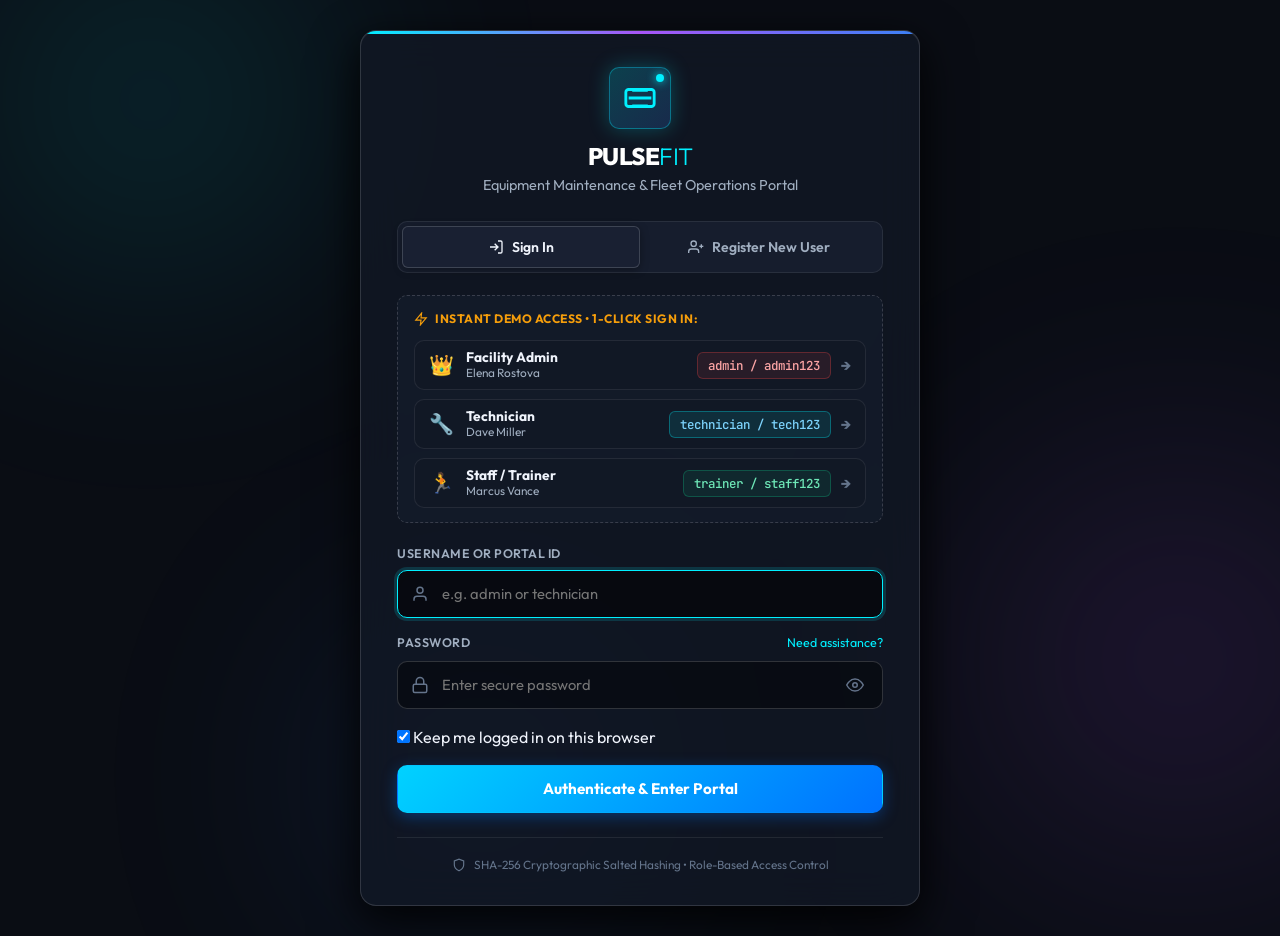
<file: src/main/resources/web/index.html>
<!DOCTYPE html>
<html lang="en">
<head>
    <meta charset="UTF-8">
    <meta name="viewport" content="width=device-width, initial-scale=1.0">
    <meta name="description" content="Puppet-Provisioned Fitness Equipment Maintenance Portal - Enterprise grade incident intake, role-based repair triage, and operational analytics dashboard.">
    <title>PulseFit | Fitness Equipment Maintenance Portal</title>
    <link rel="preconnect" href="https://fonts.googleapis.com">
    <link rel="preconnect" href="https://fonts.gstatic.com" crossorigin>
    <link href="https://fonts.googleapis.com/css2?family=Outfit:wght@300;400;500;600;700;800&family=JetBrains+Mono:wght@400;500;600&display=swap" rel="stylesheet">
    <link rel="stylesheet" href="css/styles.css">
</head>
<body class="dark-theme">
    <!-- Background Animated Gradient Orbs -->
    <div class="ambient-glow orb-1"></div>
    <div class="ambient-glow orb-2"></div>
    <div class="ambient-glow orb-3"></div>

    <div class="app-layout">
        <!-- Top Navigation Bar -->
        <header class="app-header" id="appHeader">
            <div class="header-brand">
                <div class="brand-icon-wrapper">
                    <svg class="brand-icon" viewBox="0 0 24 24" fill="none" stroke="currentColor" stroke-width="2">
                        <path d="M6.5 6.5h11M6.5 17.5h11M4 12h16M2 8v8a2 2 0 002 2h16a2 2 0 002-2V8a2 2 0 00-2-2H4a2 2 0 00-2 2z"/>
                    </svg>
                    <span class="brand-pulse"></span>
                </div>
                <div class="brand-text">
                    <h1 class="brand-title">PULSE<span>FIT</span></h1>
                    <span class="brand-subtitle">Equipment Maintenance Portal</span>
                </div>
            </div>

            <!-- Role Selector & System Status Indicator -->
            <div class="header-controls">
                <div class="status-chip" id="systemStatusChip" title="Live Health Diagnostics">
                    <span class="status-dot"></span>
                    <span id="systemStatusText">System: Operational</span>
                </div>

                <!-- Active Role Selector -->
                <div class="role-selector-container">
                    <label for="currentRoleSelector" class="role-label">Active Role:</label>
                    <div class="custom-select-wrapper">
                        <select id="currentRoleSelector" class="role-select">
                            <option value="STAFF" selected>Gym Floor Staff / Trainer</option>
                            <option value="TECH">Maintenance Technician</option>
                            <option value="ADMIN">Facility Operations Manager (Admin)</option>
                        </select>
                    </div>
                </div>

                <!-- User Profile Capsule & Sign Out -->
                <div class="user-profile-capsule" id="headerUserProfile">
                    <span class="user-avatar-circle role-admin" id="headerUserAvatar">ER</span>
                    <div class="user-capsule-meta">
                        <span class="user-capsule-name" id="headerUserName">Elena Rostova</span>
                        <span class="user-capsule-role role-admin" id="headerUserRoleBadge">ADMIN</span>
                    </div>
                    <button class="btn-signout" id="btnHeaderSignout" title="Sign out of portal">
                        <svg viewBox="0 0 24 24" width="16" height="16" fill="none" stroke="currentColor" stroke-width="2">
                            <path d="M9 21H5a2 2 0 0 1-2-2V5a2 2 0 0 1 2-2h4"></path>
                            <polyline points="16 17 21 12 16 7"></polyline>
                            <line x1="21" y1="12" x2="9" y2="12"></line>
                        </svg>
                    </button>
                </div>

                <button class="btn btn-primary" id="btnOpenCreateModal">
                    <svg viewBox="0 0 24 24" width="16" height="16" stroke="currentColor" stroke-width="2" fill="none">
                        <line x1="12" y1="5" x2="12" y2="19"></line>
                        <line x1="5" y1="12" x2="19" y2="12"></line>
                    </svg>
                    <span>Report Incident</span>
                </button>
            </div>
        </header>

        <!-- Main Workspace -->
        <main class="main-content" id="mainContainer">
            <!-- Executive KPI Analytics Grid -->
            <section class="dashboard-section" id="kpiDashboardSection" aria-label="Executive KPI Overview">
                <div class="section-header">
                    <div>
                        <h2 class="section-title">Operational Health Dashboard</h2>
                        <p class="section-desc">Real-time telemetry across cardio, strength, and functional equipment zones.</p>
                    </div>
                    <div class="dashboard-actions">
                        <button class="btn btn-secondary btn-sm" id="btnRefreshData" title="Reload Records">
                            <svg viewBox="0 0 24 24" width="14" height="14" stroke="currentColor" stroke-width="2" fill="none">
                                <path d="M23 4v6h-6M1 20v-6h6"></path>
                                <path d="M3.51 9a9 9 0 0114.85-3.36L23 10M1 14l4.64 4.36A9 9 0 0020.49 15"></path>
                            </svg>
                            Refresh
                        </button>
                        <button class="btn btn-ghost btn-sm" id="btnResetSeed" title="Reset Default Test Data">
                            Reset Seed
                        </button>
                    </div>
                </div>

                <div class="kpi-grid">
                    <div class="kpi-card glass-panel" id="kpiTotal">
                        <div class="kpi-icon-box blue">
                            <svg viewBox="0 0 24 24" fill="none" stroke="currentColor" stroke-width="2">
                                <rect x="2" y="7" width="20" height="14" rx="2" ry="2"></rect>
                                <path d="M16 21V5a2 2 0 00-2-2h-4a2 2 0 00-2 2v16"></path>
                            </svg>
                        </div>
                        <div class="kpi-body">
                            <span class="kpi-title">Tracked Incidents</span>
                            <span class="kpi-value" id="kpiTotalValue">0</span>
                        </div>
                        <span class="kpi-badge neutral">Fleet Assets</span>
                    </div>

                    <div class="kpi-card glass-panel" id="kpiOpen">
                        <div class="kpi-icon-box amber">
                            <svg viewBox="0 0 24 24" fill="none" stroke="currentColor" stroke-width="2">
                                <circle cx="12" cy="12" r="10"></circle>
                                <line x1="12" y1="8" x2="12" y2="12"></line>
                                <line x1="12" y1="16" x2="12.01" y2="16"></line>
                            </svg>
                        </div>
                        <div class="kpi-body">
                            <span class="kpi-title">Open & Triaged</span>
                            <span class="kpi-value text-amber" id="kpiOpenValue">0</span>
                        </div>
                        <span class="kpi-badge amber">Awaiting Tech</span>
                    </div>

                    <div class="kpi-card glass-panel" id="kpiInProgress">
                        <div class="kpi-icon-box purple">
                            <svg viewBox="0 0 24 24" fill="none" stroke="currentColor" stroke-width="2">
                                <circle cx="12" cy="12" r="3"></circle>
                                <path d="M19.4 15a1.65 1.65 0 00.33 1.82l.06.06a2 2 0 010 2.83 2 2 0 01-2.83 0l-.06-.06a1.65 1.65 0 00-1.82-.33 1.65 1.65 0 00-1 1.51V21a2 2 0 01-2 2 2 2 0 01-2-2v-.09A1.65 1.65 0 009 19.4a1.65 1.65 0 00-1.82.33l-.06.06a2 2 0 01-2.83 0 2 2 0 010-2.83l.06-.06a1.65 1.65 0 00.33-1.82 1.65 1.65 0 00-1.51-1H3a2 2 0 01-2-2 2 2 0 012-2h.09A1.65 1.65 0 004.6 9a1.65 1.65 0 00-.33-1.82l-.06-.06a2 2 0 010-2.83 2 2 0 012.83 0l.06.06a1.65 1.65 0 001.82.33H9a1.65 1.65 0 001-1.51V3a2 2 0 012-2 2 2 0 012 2v.09a1.65 1.65 0 001 1.51 1.65 1.65 0 001.82-.33l.06-.06a2 2 0 012.83 0 2 2 0 010 2.83l-.06.06a1.65 1.65 0 00-.33 1.82V9a1.65 1.65 0 001.51 1H21a2 2 0 012 2 2 2 0 01-2 2h-.09a1.65 1.65 0 00-1.51 1z"></path>
                            </svg>
                        </div>
                        <div class="kpi-body">
                            <span class="kpi-title">Active In Repair</span>
                            <span class="kpi-value text-purple" id="kpiInProgressValue">0</span>
                        </div>
                        <span class="kpi-badge purple">On Bench</span>
                    </div>

                    <div class="kpi-card glass-panel" id="kpiCritical">
                        <div class="kpi-icon-box red">
                            <svg viewBox="0 0 24 24" fill="none" stroke="currentColor" stroke-width="2">
                                <path d="M10.29 3.86L1.82 18a2 2 0 001.71 3h16.94a2 2 0 001.71-3L13.71 3.86a2 2 0 00-3.42 0z"></path>
                                <line x1="12" y1="9" x2="12" y2="13"></line>
                                <line x1="12" y1="17" x2="12.01" y2="17"></line>
                            </svg>
                        </div>
                        <div class="kpi-body">
                            <span class="kpi-title">Critical Safety</span>
                            <span class="kpi-value text-red" id="kpiCriticalValue">0</span>
                        </div>
                        <span class="kpi-badge red pulse">Urgent SLA</span>
                    </div>

                    <div class="kpi-card glass-panel" id="kpiCost">
                        <div class="kpi-icon-box emerald">
                            <svg viewBox="0 0 24 24" fill="none" stroke="currentColor" stroke-width="2">
                                <line x1="12" y1="1" x2="12" y2="23"></line>
                                <path d="M17 5H9.5a3.5 3.5 0 000 7h5a3.5 3.5 0 010 7H6"></path>
                            </svg>
                        </div>
                        <div class="kpi-body">
                            <span class="kpi-title">Maint. Spend</span>
                            <span class="kpi-value text-emerald" id="kpiCostValue">₹0.00</span>
                        </div>
                        <span class="kpi-badge emerald">YTD Budget</span>
                    </div>
                </div>

                <!-- Category Breakdown Strip -->
                <div class="category-strip glass-panel" id="categoryDistributionStrip">
                    <span class="strip-label">Fleet Category Distribution:</span>
                    <div class="distribution-tags" id="categoryTagsContainer">
                        <!-- Rendered dynamically -->
                    </div>
                </div>
            </section>

            <!-- Filter & Search Toolbar -->
            <section class="toolbar-section glass-panel" id="filterToolbarSection">
                <div class="search-box">
                    <svg class="search-icon" viewBox="0 0 24 24" fill="none" stroke="currentColor" stroke-width="2">
                        <circle cx="11" cy="11" r="8"></circle>
                        <line x1="21" y1="21" x2="16.65" y2="16.65"></line>
                    </svg>
                    <input type="text" id="searchInput" placeholder="Search by Ticket ID, Machine Name, or Issue keyword..." autocomplete="off">
                </div>

                <div class="filter-group">
                    <div class="filter-item">
                        <label for="filterStatus">Status:</label>
                        <select id="filterStatus" class="filter-select">
                            <option value="ALL">All Statuses</option>
                            <option value="Reported">Reported</option>
                            <option value="Triaged">Triaged</option>
                            <option value="In Repair">In Repair</option>
                            <option value="Awaiting Parts">Awaiting Parts</option>
                            <option value="Resolved">Resolved</option>
                            <option value="Closed">Closed</option>
                        </select>
                    </div>

                    <div class="filter-item">
                        <label for="filterPriority">Priority:</label>
                        <select id="filterPriority" class="filter-select">
                            <option value="ALL">All Priorities</option>
                            <option value="Critical">Critical</option>
                            <option value="High">High</option>
                            <option value="Medium">Medium</option>
                            <option value="Low">Low</option>
                        </select>
                    </div>

                    <div class="filter-item">
                        <label for="filterZone">Gym Zone:</label>
                        <select id="filterZone" class="filter-select">
                            <option value="ALL">All Zones</option>
                            <option value="Zone A - Cardio Deck">Zone A - Cardio Deck</option>
                            <option value="Zone B - Strength Zone">Zone B - Strength Zone</option>
                            <option value="Zone C - Functional Zone">Zone C - Functional Zone</option>
                            <option value="Zone D - Recovery & Spin">Zone D - Recovery & Spin</option>
                        </select>
                    </div>

                    <button class="btn btn-ghost btn-sm" id="btnClearFilters">Clear Filters</button>
                </div>
            </section>

            <!-- Records Data Table Section -->
            <section class="records-section glass-panel" id="recordsSection">
                <div class="table-meta-bar">
                    <div class="records-count-info">
                        Showing <span id="visibleRecordsCount">0</span> of <span id="totalRecordsCount">0</span> records
                    </div>
                    <div class="legend-pills">
                        <span class="legend-pill"><span class="dot crit"></span> Critical</span>
                        <span class="legend-pill"><span class="dot high"></span> High</span>
                        <span class="legend-pill"><span class="dot med"></span> Medium</span>
                        <span class="legend-pill"><span class="dot low"></span> Low</span>
                    </div>
                </div>

                <div class="table-responsive">
                    <table class="data-table" id="maintenanceTable">
                        <thead>
                            <tr>
                                <th>Ticket ID</th>
                                <th>Equipment</th>
                                <th>Zone & Category</th>
                                <th>Issue Summary</th>
                                <th>Priority</th>
                                <th>Workflow Status</th>
                                <th>Assigned Tech</th>
                                <th>Cost (₹)</th>
                                <th>Actions</th>
                            </tr>
                        </thead>
                        <tbody id="recordsTableBody">
                            <!-- Populated dynamically via JS -->
                        </tbody>
                    </table>
                </div>

                <div class="empty-state hidden" id="emptyStateContainer">
                    <svg viewBox="0 0 24 24" fill="none" stroke="currentColor" stroke-width="1.5">
                        <circle cx="12" cy="12" r="10"></circle>
                        <line x1="8" y1="12" x2="16" y2="12"></line>
                    </svg>
                    <h3>No maintenance records found</h3>
                    <p>Try adjusting your search criteria or register a new equipment incident.</p>
                </div>
            </section>
        </main>

        <!-- Incident Intake Modal -->
        <div class="modal-overlay hidden" id="createRecordModal">
            <div class="modal-window glass-panel">
                <div class="modal-header">
                    <div class="modal-title-wrap">
                        <div class="modal-badge">New Incident</div>
                        <h3 id="modalTitle">Report Equipment Malfunction</h3>
                    </div>
                    <button class="btn-close" id="btnCloseCreateModal">&times;</button>
                </div>
                <div class="preset-buttons-bar" style="margin-bottom:14px; display:flex; gap:6px; flex-wrap:wrap; align-items:center;">
                    <span style="font-size:0.75rem; color:var(--text-muted); text-transform:uppercase; font-weight:600;">1-Click Presets:</span>
                    <button type="button" class="btn btn-secondary btn-sm preset-btn" data-preset="treadmill">Treadmill Belt</button>
                    <button type="button" class="btn btn-secondary btn-sm preset-btn" data-preset="cable">Pulley Cable</button>
                    <button type="button" class="btn btn-secondary btn-sm preset-btn" data-preset="elliptical">Elliptical Jam</button>
                    <button type="button" class="btn btn-secondary btn-sm preset-btn" data-preset="smith">Smith Catch</button>
                </div>
                <form id="recordForm" class="modal-form">
                    <div class="form-row">
                        <div class="form-group col-6">
                            <label for="inputEquipmentId">Equipment ID *</label>
                            <input type="text" id="inputEquipmentId" placeholder="e.g. TM-09 or CB-02" required>
                        </div>
                        <div class="form-group col-6">
                            <label for="inputEquipmentName">Equipment Name *</label>
                            <input type="text" id="inputEquipmentName" placeholder="e.g. LifeFitness Incline Bench" required>
                        </div>
                    </div>

                    <div class="form-row">
                        <div class="form-group col-6">
                            <label for="selectCategory">Category *</label>
                            <select id="selectCategory" required>
                                <option value="Cardio">Cardio</option>
                                <option value="Strength">Strength</option>
                                <option value="Free Weights">Free Weights</option>
                                <option value="Functional">Functional</option>
                            </select>
                        </div>
                        <div class="form-group col-6">
                            <label for="selectZone">Gym Zone *</label>
                            <select id="selectZone" required>
                                <option value="Zone A - Cardio Deck">Zone A - Cardio Deck</option>
                                <option value="Zone B - Strength Zone">Zone B - Strength Zone</option>
                                <option value="Zone C - Functional Zone">Zone C - Functional Zone</option>
                                <option value="Zone D - Recovery & Spin">Zone D - Recovery & Spin</option>
                            </select>
                        </div>
                    </div>

                    <div class="form-row">
                        <div class="form-group col-6">
                            <label for="selectPriority">Priority Severity *</label>
                            <select id="selectPriority" required>
                                <option value="Low">Low - Cosmetic / Non-urgent</option>
                                <option value="Medium" selected>Medium - Minor degraded use</option>
                                <option value="High">High - Major fault / Out of order</option>
                                <option value="Critical">Critical - Safety Hazard / Cable snap</option>
                            </select>
                        </div>
                        <div class="form-group col-6">
                            <label for="inputReportedBy">Reported By *</label>
                            <input type="text" id="inputReportedBy" placeholder="e.g. Marcus Vance (Trainer)" required>
                        </div>
                    </div>

                    <div class="form-group">
                        <label for="inputIssueDescription">Malfunction / Defect Description *</label>
                        <textarea id="inputIssueDescription" rows="3" placeholder="Provide precise symptoms, sounds, error codes, or safety risks..." required></textarea>
                    </div>

                    <div class="form-row">
                        <div class="form-group col-6">
                            <label for="inputEstimatedCost">Initial Estimated Cost (₹)</label>
                            <input type="number" id="inputEstimatedCost" step="0.01" min="0" placeholder="0.00" value="0.00">
                        </div>
                        <div class="form-group col-6">
                            <label for="inputTechnician">Assigned Technician</label>
                            <input type="text" id="inputTechnician" placeholder="Unassigned or OEM Specialist">
                        </div>
                    </div>

                    <div class="modal-footer">
                        <button type="button" class="btn btn-ghost" id="btnCancelCreate">Cancel</button>
                        <button type="submit" class="btn btn-primary" id="btnSubmitRecord">Log Incident Ticket</button>
                    </div>
                </form>
            </div>
        </div>

        <!-- Detail & Status Workflow Drawer / Modal -->
        <div class="modal-overlay hidden" id="detailModal">
            <div class="modal-window glass-panel">
                <div class="modal-header">
                    <div class="modal-title-wrap">
                        <span class="modal-badge" id="detailTicketBadge">TKT-1001</span>
                        <h3 id="detailEquipmentTitle">Equipment Details</h3>
                    </div>
                    <button class="btn-close" id="btnCloseDetailModal">&times;</button>
                </div>
                <div class="detail-body" id="detailBodyContent">
                    <!-- Populated dynamically via JS -->
                </div>
            </div>
        </div>

        <!-- Toast Notifications Container -->
        <div class="toast-container" id="toastContainer"></div>

        <!-- Footer -->
        <footer class="app-footer">
            <div class="footer-content">
                <span>PULSEFIT Maintenance Engine &bull; Puppet Provisioned DevOps Architecture</span>
                <span class="footer-build">Build: v1.0.0-mvp &bull; CI/CD: Jenkins &bull; Target: Tomcat/Nginx</span>
            </div>
        </footer>
    </div>

    <script src="js/app.js"></script>
</body>
</html>
</file>
<file: src/main/resources/web/css/styles.css>
/* ==========================================================================
   PulseFit Fitness Equipment Maintenance Portal - Design System
   Modern Glassmorphism & High-Contrast Cyber-Clean Dark Theme
   ========================================================================== */

:root {
    --bg-base: #0a0d14;
    --bg-surface: rgba(18, 24, 38, 0.75);
    --bg-surface-hover: rgba(26, 34, 52, 0.85);
    --bg-elevated: #161d2d;
    --border-subtle: rgba(255, 255, 255, 0.08);
    --border-medium: rgba(255, 255, 255, 0.16);
    --border-glow: rgba(0, 229, 255, 0.35);

    --text-primary: #f0f4fc;
    --text-secondary: #a0aec0;
    --text-muted: #64748b;

    /* Theme Accents */
    --accent-cyan: #00f0ff;
    --accent-blue: #3b82f6;
    --accent-purple: #a855f7;
    --accent-emerald: #10b981;
    --accent-amber: #f59e0b;
    --accent-red: #ef4444;

    --font-sans: 'Outfit', -apple-system, BlinkMacSystemFont, 'Segoe UI', Roboto, sans-serif;
    --font-mono: 'JetBrains Mono', monospace;

    --radius-sm: 6px;
    --radius-md: 10px;
    --radius-lg: 16px;
    --radius-pill: 9999px;

    --shadow-glass: 0 8px 32px 0 rgba(0, 0, 0, 0.4), inset 0 1px 0 0 rgba(255, 255, 255, 0.08);
    --shadow-glow-cyan: 0 0 20px rgba(0, 240, 255, 0.25);
    --shadow-glow-red: 0 0 20px rgba(239, 68, 68, 0.35);

    --transition-fast: 0.15s ease;
    --transition-smooth: 0.25s cubic-bezier(0.16, 1, 0.3, 1);
}

/* Global Reset */
*, *::before, *::after {
    box-sizing: border-box;
    margin: 0;
    padding: 0;
}

body {
    font-family: var(--font-sans);
    background-color: var(--bg-base);
    color: var(--text-primary);
    line-height: 1.5;
    min-height: 100vh;
    overflow-x: hidden;
    position: relative;
    -webkit-font-smoothing: antialiased;
}

/* Custom Scrollbars */
::-webkit-scrollbar {
    width: 8px;
    height: 8px;
}
::-webkit-scrollbar-track {
    background: rgba(10, 13, 20, 0.7);
}
::-webkit-scrollbar-thumb {
    background: rgba(255, 255, 255, 0.16);
    border-radius: 4px;
}
::-webkit-scrollbar-thumb:hover {
    background: rgba(0, 240, 255, 0.4);
}

/* Ambient Animated Glow Orbs */
.ambient-glow {
    position: fixed;
    border-radius: 50%;
    filter: blur(130px);
    pointer-events: none;
    z-index: 0;
    opacity: 0.2;
}

.orb-1 {
    width: 500px;
    height: 500px;
    background: radial-gradient(circle, var(--accent-cyan) 0%, transparent 70%);
    top: -150px;
    left: -100px;
}

.orb-2 {
    width: 600px;
    height: 600px;
    background: radial-gradient(circle, var(--accent-purple) 0%, transparent 70%);
    top: 40%;
    right: -200px;
}

.orb-3 {
    width: 450px;
    height: 450px;
    background: radial-gradient(circle, var(--accent-blue) 0%, transparent 70%);
    bottom: -100px;
    left: 20%;
}

.app-layout {
    position: relative;
    z-index: 1;
    display: flex;
    flex-direction: column;
    min-height: 100vh;
    max-width: 1440px;
    margin: 0 auto;
    padding: 0 24px;
}

/* Glass Panel Utility */
.glass-panel {
    background: var(--bg-surface);
    backdrop-filter: blur(20px);
    -webkit-backdrop-filter: blur(20px);
    border: 1px solid var(--border-subtle);
    border-radius: var(--radius-lg);
    box-shadow: var(--shadow-glass);
}

/* ==========================================================================
   Header Styles
   ========================================================================== */
.app-header {
    display: flex;
    justify-content: space-between;
    align-items: center;
    padding: 20px 0;
    border-bottom: 1px solid var(--border-subtle);
    gap: 16px;
    flex-wrap: wrap;
}

.header-brand {
    display: flex;
    align-items: center;
    gap: 14px;
}

.brand-icon-wrapper {
    position: relative;
    width: 44px;
    height: 44px;
    border-radius: var(--radius-md);
    background: linear-gradient(135deg, rgba(0, 240, 255, 0.2), rgba(59, 130, 246, 0.2));
    border: 1px solid var(--border-glow);
    display: flex;
    align-items: center;
    justify-content: center;
    color: var(--accent-cyan);
    box-shadow: var(--shadow-glow-cyan);
}

.brand-icon {
    width: 24px;
    height: 24px;
}

.brand-pulse {
    position: absolute;
    top: 6px;
    right: 6px;
    width: 8px;
    height: 8px;
    background-color: var(--accent-cyan);
    border-radius: 50%;
    box-shadow: 0 0 10px var(--accent-cyan);
    animation: pulseGlow 2s infinite;
}

.brand-title {
    font-size: 1.5rem;
    font-weight: 800;
    letter-spacing: -0.5px;
    line-height: 1.1;
    color: #fff;
}

.brand-title span {
    color: var(--accent-cyan);
    font-weight: 300;
}

.brand-subtitle {
    font-size: 0.75rem;
    color: var(--text-muted);
    text-transform: uppercase;
    letter-spacing: 1px;
    font-weight: 600;
}

.header-controls {
    display: flex;
    align-items: center;
    gap: 16px;
    flex-wrap: wrap;
}

/* Status Chip */
.status-chip {
    display: flex;
    align-items: center;
    gap: 8px;
    padding: 6px 14px;
    background: rgba(16, 185, 129, 0.1);
    border: 1px solid rgba(16, 185, 129, 0.25);
    border-radius: var(--radius-pill);
    font-size: 0.78rem;
    font-weight: 500;
    color: var(--accent-emerald);
}

.status-dot {
    width: 8px;
    height: 8px;
    background-color: var(--accent-emerald);
    border-radius: 50%;
    animation: blink 2s infinite;
}

/* Role Selector */
.role-selector-container {
    display: flex;
    align-items: center;
    gap: 8px;
    background: rgba(255, 255, 255, 0.03);
    padding: 4px 12px;
    border-radius: var(--radius-md);
    border: 1px solid var(--border-subtle);
}

.role-label {
    font-size: 0.78rem;
    color: var(--text-secondary);
    text-transform: uppercase;
    font-weight: 600;
}

.role-select {
    background: transparent;
    border: none;
    color: var(--accent-cyan);
    font-family: var(--font-sans);
    font-size: 0.85rem;
    font-weight: 600;
    cursor: pointer;
    outline: none;
}

.role-select option {
    background: var(--bg-elevated);
    color: var(--text-primary);
}

/* Buttons */
.btn {
    display: inline-flex;
    align-items: center;
    justify-content: center;
    gap: 8px;
    font-family: var(--font-sans);
    font-weight: 600;
    font-size: 0.88rem;
    padding: 10px 18px;
    border-radius: var(--radius-md);
    border: 1px solid transparent;
    cursor: pointer;
    transition: all var(--transition-smooth);
    text-decoration: none;
    user-select: none;
}

.btn:active, .action-btn:active, .preset-btn:active {
    transform: scale(0.97) !important;
}

.btn-primary {
    background: linear-gradient(135deg, #00d2ff 0%, #0072ff 100%);
    color: #fff;
    box-shadow: 0 4px 15px rgba(0, 114, 255, 0.35);
}

.btn-primary:hover {
    transform: translateY(-2px);
    box-shadow: 0 6px 20px rgba(0, 114, 255, 0.55), 0 0 15px rgba(0, 210, 255, 0.25);
}

.btn-secondary {
    background: rgba(255, 255, 255, 0.06);
    color: var(--text-primary);
    border-color: var(--border-subtle);
}

.btn-secondary:hover {
    background: rgba(255, 255, 255, 0.12);
    border-color: var(--border-medium);
}

.btn-ghost {
    background: transparent;
    color: var(--text-secondary);
}

.btn-ghost:hover {
    color: var(--text-primary);
    background: rgba(255, 255, 255, 0.05);
}

.btn-sm {
    padding: 6px 12px;
    font-size: 0.78rem;
}

/* 1-Click Equipment Presets Bar */
.preset-buttons-bar {
    margin-bottom: 14px;
    display: flex;
    gap: 8px;
    flex-wrap: wrap;
    align-items: center;
    background: rgba(0, 0, 0, 0.2);
    padding: 8px 12px;
    border-radius: var(--radius-md);
    border: 1px solid var(--border-subtle);
}

.preset-btn {
    background: rgba(255, 255, 255, 0.04);
    border: 1px solid rgba(255, 255, 255, 0.12);
    color: #cbd5e1;
    font-size: 0.76rem;
    font-weight: 600;
    padding: 5px 12px;
    border-radius: var(--radius-pill);
    cursor: pointer;
    transition: all var(--transition-smooth);
}

.preset-btn:hover {
    background: rgba(0, 240, 255, 0.12);
    border-color: rgba(0, 240, 255, 0.4);
    color: var(--accent-cyan);
    transform: translateY(-2px);
    box-shadow: 0 4px 12px rgba(0, 240, 255, 0.18);
}

/* ==========================================================================
   Dashboard KPI Grid
   ========================================================================== */
.main-content {
    flex: 1;
    display: flex;
    flex-direction: column;
    gap: 28px;
    padding: 28px 0;
}

.dashboard-section {
    display: flex;
    flex-direction: column;
    gap: 18px;
}

.section-header {
    display: flex;
    justify-content: space-between;
    align-items: flex-end;
    flex-wrap: wrap;
    gap: 12px;
}

.section-title {
    font-size: 1.35rem;
    font-weight: 700;
    letter-spacing: -0.3px;
}

.section-desc {
    font-size: 0.85rem;
    color: var(--text-secondary);
}

.dashboard-actions {
    display: flex;
    gap: 8px;
}

.kpi-grid {
    display: grid;
    grid-template-columns: repeat(auto-fit, minmax(210px, 1fr));
    gap: 16px;
}

.kpi-card {
    padding: 20px;
    display: flex;
    align-items: center;
    gap: 16px;
    transition: transform var(--transition-smooth), border-color var(--transition-smooth), box-shadow var(--transition-smooth);
    position: relative;
    overflow: hidden;
    background: linear-gradient(135deg, rgba(22, 29, 45, 0.7) 0%, rgba(18, 24, 38, 0.8) 100%);
    border: 1px solid rgba(255, 255, 255, 0.06);
}

.kpi-card:hover {
    transform: translateY(-4px);
    border-color: rgba(0, 240, 255, 0.35);
    box-shadow: 0 12px 28px rgba(0, 0, 0, 0.5), 0 0 20px rgba(0, 240, 255, 0.12);
}

.kpi-icon-box {
    width: 44px;
    height: 44px;
    border-radius: var(--radius-md);
    display: flex;
    align-items: center;
    justify-content: center;
    flex-shrink: 0;
    box-shadow: inset 0 1px 0 rgba(255, 255, 255, 0.15);
}

.kpi-icon-box svg {
    width: 22px;
    height: 22px;
}

.kpi-icon-box.blue { background: rgba(59, 130, 246, 0.18); color: var(--accent-blue); border: 1px solid rgba(59, 130, 246, 0.3); }
.kpi-icon-box.amber { background: rgba(245, 158, 11, 0.18); color: var(--accent-amber); border: 1px solid rgba(245, 158, 11, 0.3); }
.kpi-icon-box.purple { background: rgba(168, 85, 247, 0.18); color: var(--accent-purple); border: 1px solid rgba(168, 85, 247, 0.3); }
.kpi-icon-box.red { background: rgba(239, 68, 68, 0.18); color: var(--accent-red); border: 1px solid rgba(239, 68, 68, 0.3); }
.kpi-icon-box.emerald { background: rgba(16, 185, 129, 0.18); color: var(--accent-emerald); border: 1px solid rgba(16, 185, 129, 0.3); }

.kpi-body {
    display: flex;
    flex-direction: column;
}

.kpi-title {
    font-size: 0.78rem;
    font-weight: 500;
    color: var(--text-secondary);
    text-transform: uppercase;
    letter-spacing: 0.5px;
}

.kpi-value {
    font-family: var(--font-sans);
    font-size: 1.7rem;
    font-weight: 800;
    line-height: 1.1;
    color: #fff;
}

.text-amber { color: var(--accent-amber) !important; }
.text-purple { color: var(--accent-purple) !important; }
.text-red { color: var(--accent-red) !important; }
.text-emerald { color: var(--accent-emerald) !important; }

.kpi-badge {
    position: absolute;
    top: 10px;
    right: 12px;
    font-size: 0.68rem;
    font-weight: 700;
    padding: 2px 8px;
    border-radius: var(--radius-pill);
    text-transform: uppercase;
}

.kpi-badge.neutral { background: rgba(255, 255, 255, 0.08); color: var(--text-secondary); }
.kpi-badge.amber { background: rgba(245, 158, 11, 0.2); color: var(--accent-amber); }
.kpi-badge.purple { background: rgba(168, 85, 247, 0.2); color: var(--accent-purple); }
.kpi-badge.red { background: rgba(239, 68, 68, 0.2); color: var(--accent-red); }
.kpi-badge.emerald { background: rgba(16, 185, 129, 0.2); color: var(--accent-emerald); }

.kpi-badge.pulse {
    animation: alertPulse 1.5s infinite;
}

/* Category Strip */
.category-strip {
    padding: 12px 18px;
    display: flex;
    align-items: center;
    gap: 14px;
    flex-wrap: wrap;
}

.strip-label {
    font-size: 0.8rem;
    font-weight: 600;
    color: var(--text-secondary);
}

.distribution-tags {
    display: flex;
    gap: 8px;
    flex-wrap: wrap;
}

.cat-pill {
    font-size: 0.75rem;
    padding: 3px 10px;
    background: rgba(255, 255, 255, 0.05);
    border: 1px solid var(--border-subtle);
    border-radius: var(--radius-pill);
    color: var(--text-primary);
}

.cat-pill strong {
    color: var(--accent-cyan);
    margin-left: 4px;
}

/* ==========================================================================
   Filter & Search Toolbar
   ========================================================================== */
.toolbar-section {
    padding: 16px 20px;
    display: flex;
    justify-content: space-between;
    align-items: center;
    gap: 16px;
    flex-wrap: wrap;
}

.search-box {
    display: flex;
    align-items: center;
    gap: 10px;
    background: rgba(0, 0, 0, 0.3);
    border: 1px solid var(--border-subtle);
    border-radius: var(--radius-md);
    padding: 8px 14px;
    flex: 1;
    min-width: 280px;
    transition: border-color var(--transition-fast), box-shadow var(--transition-fast);
}

.search-box:focus-within {
    border-color: var(--accent-cyan);
    box-shadow: 0 0 12px rgba(0, 240, 255, 0.25);
}

.search-icon {
    width: 18px;
    height: 18px;
    color: var(--text-muted);
}

.search-box input {
    background: transparent;
    border: none;
    color: #fff;
    font-family: var(--font-sans);
    font-size: 0.88rem;
    width: 100%;
    outline: none;
}

.filter-group {
    display: flex;
    align-items: center;
    gap: 12px;
    flex-wrap: wrap;
}

.filter-item {
    display: flex;
    align-items: center;
    gap: 6px;
}

.filter-item label {
    font-size: 0.78rem;
    color: var(--text-secondary);
    font-weight: 500;
}

.filter-select {
    background: rgba(0, 0, 0, 0.35);
    border: 1px solid var(--border-subtle);
    border-radius: var(--radius-sm);
    color: var(--text-primary);
    font-family: var(--font-sans);
    font-size: 0.8rem;
    padding: 6px 10px;
    outline: none;
    cursor: pointer;
    transition: border-color var(--transition-fast);
}

.filter-select:focus {
    border-color: var(--accent-cyan);
}

.filter-select option {
    background: var(--bg-elevated);
}

/* ==========================================================================
   Data Table
   ========================================================================== */
.records-section {
    padding: 20px;
    overflow: hidden;
}

.table-meta-bar {
    display: flex;
    justify-content: space-between;
    align-items: center;
    margin-bottom: 14px;
    flex-wrap: wrap;
    gap: 10px;
}

.records-count-info {
    font-size: 0.82rem;
    color: var(--text-secondary);
}

.records-count-info span {
    color: #fff;
    font-weight: 700;
}

.legend-pills {
    display: flex;
    gap: 12px;
}

.legend-pill {
    display: flex;
    align-items: center;
    gap: 5px;
    font-size: 0.72rem;
    color: var(--text-secondary);
}

.dot {
    width: 7px;
    height: 7px;
    border-radius: 50%;
}

.dot.crit { background-color: var(--accent-red); box-shadow: 0 0 6px var(--accent-red); }
.dot.high { background-color: var(--accent-amber); box-shadow: 0 0 6px var(--accent-amber); }
.dot.med { background-color: var(--accent-blue); box-shadow: 0 0 6px var(--accent-blue); }
.dot.low { background-color: var(--accent-emerald); box-shadow: 0 0 6px var(--accent-emerald); }

.table-responsive {
    overflow-x: auto;
    max-height: 520px;
    border-radius: var(--radius-sm);
}

.data-table {
    width: 100%;
    border-collapse: separate;
    border-spacing: 0;
    text-align: left;
}

.data-table th {
    position: sticky;
    top: 0;
    z-index: 2;
    padding: 13px 16px;
    font-size: 0.76rem;
    font-weight: 700;
    text-transform: uppercase;
    letter-spacing: 0.9px;
    color: var(--text-muted);
    border-bottom: 1px solid var(--border-medium);
    background: rgba(14, 18, 28, 0.95);
    backdrop-filter: blur(10px);
}

.data-table td {
    padding: 14px 16px;
    font-size: 0.84rem;
    border-bottom: 1px solid var(--border-subtle);
    vertical-align: middle;
}

.data-table tbody tr {
    transition: background-color var(--transition-fast), box-shadow var(--transition-fast);
}

.data-table tbody tr:nth-child(even) {
    background-color: rgba(255, 255, 255, 0.015);
}

.data-table tbody tr:hover {
    background-color: rgba(0, 240, 255, 0.05);
    box-shadow: inset 4px 0 0 0 var(--accent-cyan);
}

/* Badges */
.badge-ticket {
    font-family: var(--font-mono);
    font-size: 0.82rem;
    font-weight: 600;
    color: var(--accent-cyan);
    background: rgba(0, 240, 255, 0.08);
    padding: 3px 8px;
    border-radius: var(--radius-sm);
    border: 1px solid rgba(0, 240, 255, 0.25);
    display: inline-block;
}

.badge-priority {
    font-size: 0.72rem;
    font-weight: 700;
    padding: 3px 9px;
    border-radius: var(--radius-pill);
    text-transform: uppercase;
    display: inline-block;
    letter-spacing: 0.5px;
}

.badge-priority.Critical { 
    background: rgba(239, 68, 68, 0.22); 
    color: #fca5a5; 
    border: 1px solid rgba(239, 68, 68, 0.5); 
    box-shadow: 0 0 10px rgba(239, 68, 68, 0.25);
    animation: alertPulse 2s infinite;
}
.badge-priority.High { 
    background: rgba(245, 158, 11, 0.2); 
    color: #fde68a; 
    border: 1px solid rgba(245, 158, 11, 0.45); 
}
.badge-priority.Medium { 
    background: rgba(59, 130, 246, 0.2); 
    color: #93c5fd; 
    border: 1px solid rgba(59, 130, 246, 0.45); 
}
.badge-priority.Low { 
    background: rgba(16, 185, 129, 0.2); 
    color: #6ee7b7; 
    border: 1px solid rgba(16, 185, 129, 0.45); 
}

.badge-status {
    font-size: 0.74rem;
    font-weight: 600;
    padding: 4px 10px;
    border-radius: var(--radius-sm);
    display: inline-flex;
    align-items: center;
    gap: 6px;
    border: 1px solid transparent;
}

.badge-status.Reported { background: rgba(148, 163, 184, 0.15); color: #e2e8f0; border-color: rgba(148, 163, 184, 0.25); }
.badge-status.Triaged { background: rgba(59, 130, 246, 0.18); color: #bfdbfe; border-color: rgba(59, 130, 246, 0.35); }
.badge-status.In-Repair { background: rgba(168, 85, 247, 0.18); color: #e9d5ff; border-color: rgba(168, 85, 247, 0.35); }
.badge-status.Awaiting-Parts { background: rgba(245, 158, 11, 0.18); color: #fef08a; border-color: rgba(245, 158, 11, 0.35); }
.badge-status.Resolved { background: rgba(16, 185, 129, 0.18); color: #a7f3d0; border-color: rgba(16, 185, 129, 0.35); }
.badge-status.Closed { background: rgba(100, 116, 139, 0.2); color: #94a3b8; border-color: rgba(100, 116, 139, 0.3); }

.table-actions {
    display: flex;
    gap: 6px;
}

.action-btn {
    background: rgba(255, 255, 255, 0.05);
    border: 1px solid var(--border-subtle);
    color: var(--text-secondary);
    padding: 5px 9px;
    border-radius: var(--radius-sm);
    cursor: pointer;
    transition: all var(--transition-fast);
    font-weight: 600;
    font-size: 0.78rem;
}

.action-btn:hover {
    color: #fff;
    background: rgba(255, 255, 255, 0.14);
    border-color: var(--border-medium);
}

.action-btn.btn-delete:hover {
    color: var(--accent-red);
    background: rgba(239, 68, 68, 0.15);
    border-color: rgba(239, 68, 68, 0.4);
}

/* Empty State */
.empty-state {
    padding: 60px 20px;
    text-align: center;
    display: flex;
    flex-direction: column;
    align-items: center;
    gap: 12px;
}

.empty-state svg {
    width: 48px;
    height: 48px;
    color: var(--text-muted);
}

.empty-state h3 {
    font-size: 1.15rem;
    font-weight: 600;
}

.empty-state p {
    font-size: 0.85rem;
    color: var(--text-secondary);
}

.hidden {
    display: none !important;
}

/* ==========================================================================
   Modal & Drawers
   ========================================================================== */
.modal-overlay {
    position: fixed;
    top: 0;
    left: 0;
    right: 0;
    bottom: 0;
    background: rgba(0, 0, 0, 0.78);
    backdrop-filter: blur(10px);
    z-index: 100;
    display: flex;
    align-items: center;
    justify-content: center;
    padding: 20px;
    animation: fadeIn 0.2s ease;
}

.modal-window {
    width: 100%;
    max-width: 640px;
    max-height: 90vh;
    overflow-y: auto;
    padding: 24px;
    position: relative;
    animation: scaleUp 0.25s cubic-bezier(0.16, 1, 0.3, 1);
    box-shadow: 0 25px 60px -15px rgba(0, 0, 0, 0.8), 0 0 30px rgba(0, 240, 255, 0.12);
    border: 1px solid rgba(255, 255, 255, 0.12);
}

.modal-header {
    display: flex;
    justify-content: space-between;
    align-items: center;
    padding-bottom: 16px;
    border-bottom: 1px solid var(--border-subtle);
    margin-bottom: 20px;
}

.modal-title-wrap {
    display: flex;
    align-items: center;
    gap: 10px;
}

.modal-badge {
    font-size: 0.75rem;
    font-weight: 700;
    padding: 3px 8px;
    background: rgba(0, 240, 255, 0.15);
    color: var(--accent-cyan);
    border-radius: var(--radius-sm);
}

.modal-header h3 {
    font-size: 1.25rem;
    font-weight: 700;
}

.btn-close {
    background: transparent;
    border: none;
    color: var(--text-muted);
    font-size: 1.6rem;
    cursor: pointer;
    line-height: 1;
    transition: color var(--transition-fast);
}

.btn-close:hover {
    color: #fff;
}

.modal-form {
    display: flex;
    flex-direction: column;
    gap: 16px;
}

.form-row {
    display: flex;
    gap: 16px;
}

.form-group {
    display: flex;
    flex-direction: column;
    gap: 6px;
    flex: 1;
}

.col-6 { flex: 1 1 calc(50% - 8px); }

.form-group label {
    font-size: 0.78rem;
    font-weight: 600;
    color: var(--text-secondary);
    text-transform: uppercase;
    letter-spacing: 0.5px;
}

.form-group input,
.form-group select,
.form-group textarea {
    background: rgba(0, 0, 0, 0.35);
    border: 1px solid var(--border-subtle);
    border-radius: var(--radius-md);
    color: #fff;
    font-family: var(--font-sans);
    font-size: 0.88rem;
    padding: 10px 14px;
    outline: none;
    transition: border-color var(--transition-fast), box-shadow var(--transition-fast);
}

.form-group input:focus,
.form-group select:focus,
.form-group textarea:focus {
    border-color: var(--accent-cyan);
    box-shadow: 0 0 0 2px rgba(0, 240, 255, 0.2);
}

.form-group select option {
    background: var(--bg-elevated);
}

.modal-footer {
    display: flex;
    justify-content: flex-end;
    gap: 10px;
    padding-top: 14px;
    border-top: 1px solid var(--border-subtle);
    margin-top: 10px;
}

/* Detail Drawer Elements */
.detail-grid {
    display: grid;
    grid-template-columns: repeat(2, 1fr);
    gap: 14px;
    margin-bottom: 20px;
}

.detail-item {
    display: flex;
    flex-direction: column;
    gap: 3px;
    background: rgba(0, 0, 0, 0.2);
    padding: 10px 14px;
    border-radius: var(--radius-sm);
    border: 1px solid var(--border-subtle);
}

.detail-label {
    font-size: 0.72rem;
    color: var(--text-muted);
    text-transform: uppercase;
    font-weight: 600;
}

.detail-val {
    font-size: 0.88rem;
    font-weight: 600;
    color: var(--text-primary);
}

.detail-section-title {
    font-size: 0.85rem;
    font-weight: 700;
    color: var(--text-secondary);
    text-transform: uppercase;
    margin: 16px 0 8px 0;
}

.workflow-action-box {
    background: rgba(0, 0, 0, 0.25);
    border: 1px solid var(--border-subtle);
    border-radius: var(--radius-md);
    padding: 16px;
    display: flex;
    flex-direction: column;
    gap: 12px;
}

/* Toast Container */
.toast-container {
    position: fixed;
    bottom: 24px;
    right: 24px;
    z-index: 200;
    display: flex;
    flex-direction: column;
    gap: 10px;
    pointer-events: none;
}

.toast {
    padding: 12px 18px;
    border-radius: var(--radius-md);
    background: var(--bg-elevated);
    border: 1px solid var(--border-medium);
    box-shadow: 0 10px 25px rgba(0, 0, 0, 0.5);
    font-size: 0.84rem;
    color: #fff;
    display: flex;
    align-items: center;
    gap: 10px;
    pointer-events: auto;
    animation: slideInRight 0.3s ease;
}

.toast.success { border-color: var(--accent-emerald); }
.toast.error { border-color: var(--accent-red); }

/* Footer */
.app-footer {
    padding: 24px 0;
    border-top: 1px solid var(--border-subtle);
    margin-top: auto;
}

.footer-content {
    display: flex;
    justify-content: space-between;
    font-size: 0.78rem;
    color: var(--text-muted);
    flex-wrap: wrap;
    gap: 8px;
}

/* Keyframe Animations */
@keyframes pulseGlow {
    0%, 100% { opacity: 1; transform: scale(1); }
    50% { opacity: 0.4; transform: scale(0.9); }
}

@keyframes blink {
    0%, 100% { opacity: 1; }
    50% { opacity: 0.3; }
}

@keyframes alertPulse {
    0%, 100% { box-shadow: 0 0 0 rgba(239, 68, 68, 0); }
    50% { box-shadow: 0 0 12px rgba(239, 68, 68, 0.6); }
}

@keyframes fadeIn {
    from { opacity: 0; }
    to { opacity: 1; }
}

@keyframes scaleUp {
    from { opacity: 0; transform: scale(0.96); }
    to { opacity: 1; transform: scale(1); }
}

@keyframes slideInRight {
    from { opacity: 0; transform: translateX(30px); }
    to { opacity: 1; transform: translateX(0); }
}

/* Responsive Breakpoints */
@media (max-width: 900px) {
    .toolbar-section { flex-direction: column; align-items: stretch; }
    .filter-group { flex-wrap: wrap; }
    .kpi-grid { grid-template-columns: repeat(2, 1fr); }
}

@media (max-width: 600px) {
    .app-header { flex-direction: column; align-items: stretch; }
    .header-controls { justify-content: space-between; }
    .form-row { flex-direction: column; gap: 12px; }
    .kpi-grid { grid-template-columns: 1fr; }
    .detail-grid { grid-template-columns: 1fr; }
    .login-card { padding: 26px 18px; }
    .demo-account-row { padding: 8px 12px; min-height: 48px; }
    .demo-creds-tag { font-size: 0.72rem; padding: 3px 6px; }
}

/* ==========================================================================
   User Profile Capsule & Header Auth Controls (Dashboard)
   ========================================================================== */
.user-profile-capsule {
    display: flex;
    align-items: center;
    gap: 10px;
    background: var(--bg-surface);
    border: 1px solid var(--border-subtle);
    border-radius: var(--radius-pill);
    padding: 4px 12px 4px 6px;
    transition: var(--transition-smooth);
}
.user-profile-capsule:hover {
    border-color: var(--border-medium);
    background: var(--bg-surface-hover);
}
.user-avatar-circle {
    width: 32px;
    height: 32px;
    border-radius: 50%;
    display: flex;
    align-items: center;
    justify-content: center;
    font-size: 0.8rem;
    font-weight: 700;
    color: #fff;
    background: linear-gradient(135deg, var(--accent-blue), var(--accent-purple));
    box-shadow: 0 0 10px rgba(59, 130, 246, 0.35);
}
.user-avatar-circle.role-admin {
    background: linear-gradient(135deg, #ef4444, #a855f7);
    box-shadow: 0 0 10px rgba(239, 68, 68, 0.35);
}
.user-avatar-circle.role-tech {
    background: linear-gradient(135deg, #00f0ff, #3b82f6);
    box-shadow: 0 0 10px rgba(0, 240, 255, 0.35);
}
.user-avatar-circle.role-staff {
    background: linear-gradient(135deg, #10b981, #059669);
    box-shadow: 0 0 10px rgba(16, 185, 129, 0.35);
}
.user-capsule-meta {
    display: flex;
    flex-direction: column;
    line-height: 1.2;
}
.user-capsule-name {
    font-size: 0.82rem;
    font-weight: 600;
    color: var(--text-primary);
}
.user-capsule-role {
    font-size: 0.68rem;
    font-weight: 700;
    letter-spacing: 0.5px;
    text-transform: uppercase;
}
.user-capsule-role.role-admin { color: #f87171; }
.user-capsule-role.role-tech { color: #38bdf8; }
.user-capsule-role.role-staff { color: #34d399; }

.btn-signout {
    background: transparent;
    border: none;
    color: var(--text-muted);
    cursor: pointer;
    padding: 6px;
    display: flex;
    align-items: center;
    justify-content: center;
    border-radius: var(--radius-sm);
    transition: var(--transition-fast);
}
.btn-signout:hover {
    color: var(--accent-red);
    background: rgba(239, 68, 68, 0.12);
}

/* ==========================================================================
   Secure Login & Registration Page Styles
   ========================================================================== */
.login-body {
    display: flex;
    align-items: center;
    justify-content: center;
    min-height: 100vh;
    padding: 30px 20px;
    box-sizing: border-box;
}
.login-wrapper {
    width: 100%;
    max-width: 560px;
    margin: auto;
    position: relative;
    z-index: 1;
    box-sizing: border-box;
}
.login-card {
    border-radius: var(--radius-lg);
    padding: 36px 36px 32px;
    box-shadow: var(--shadow-glass), 0 20px 50px rgba(0, 0, 0, 0.7);
    border: 1px solid rgba(255, 255, 255, 0.14);
    position: relative;
    overflow: hidden;
    box-sizing: border-box;
    width: 100%;
}
.login-card::before {
    content: '';
    position: absolute;
    top: 0;
    left: 0;
    right: 0;
    height: 3px;
    background: linear-gradient(90deg, var(--accent-cyan), var(--accent-purple), var(--accent-blue));
}
.login-header {
    text-align: center;
    margin-bottom: 24px;
}
.large-brand-icon {
    width: 62px;
    height: 62px;
    margin: 0 auto 14px;
}
.large-brand-icon .brand-icon {
    width: 34px;
    height: 34px;
}
.login-tagline {
    font-size: 0.9rem;
    color: var(--text-secondary);
    margin-top: 6px;
}

/* Already Logged In Box */
.already-logged-in-box {
    background: rgba(59, 130, 246, 0.1);
    border: 1px solid rgba(59, 130, 246, 0.25);
    border-radius: var(--radius-md);
    padding: 14px 18px;
    margin-bottom: 20px;
    display: flex;
    flex-direction: column;
    gap: 12px;
    box-sizing: border-box;
}
.user-session-info {
    display: flex;
    align-items: center;
    gap: 12px;
}
.avatar-circle {
    width: 40px;
    height: 40px;
    border-radius: 50%;
    display: flex;
    align-items: center;
    justify-content: center;
    font-weight: 700;
    font-size: 0.9rem;
    color: #fff;
    background: linear-gradient(135deg, var(--accent-blue), var(--accent-purple));
    flex-shrink: 0;
}
.avatar-circle.role-admin { background: linear-gradient(135deg, #ef4444, #a855f7); }
.avatar-circle.role-tech { background: linear-gradient(135deg, #00f0ff, #3b82f6); }
.avatar-circle.role-staff { background: linear-gradient(135deg, #10b981, #059669); }
.banner-welcome {
    font-size: 0.9rem;
    color: var(--text-primary);
}
.banner-role {
    font-size: 0.72rem;
    font-weight: 700;
    color: var(--accent-cyan);
    letter-spacing: 0.5px;
}
.banner-actions {
    display: flex;
    gap: 10px;
}

/* Auth Tabs */
.auth-tabs {
    display: grid;
    grid-template-columns: 1fr 1fr;
    background: var(--bg-elevated);
    border: 1px solid var(--border-subtle);
    border-radius: var(--radius-md);
    padding: 4px;
    margin-bottom: 22px;
    box-sizing: border-box;
    width: 100%;
}
.auth-tab {
    display: flex;
    align-items: center;
    justify-content: center;
    gap: 8px;
    background: transparent;
    border: none;
    color: var(--text-secondary);
    font-family: var(--font-sans);
    font-size: 0.88rem;
    font-weight: 600;
    height: 42px;
    padding: 0 14px;
    border-radius: var(--radius-sm);
    cursor: pointer;
    transition: var(--transition-fast);
    box-sizing: border-box;
}
.auth-tab.active {
    background: var(--bg-surface-hover);
    color: var(--text-primary);
    box-shadow: 0 2px 8px rgba(0, 0, 0, 0.35);
    border: 1px solid var(--border-medium);
}
.auth-tab:hover:not(.active) {
    color: var(--text-primary);
}

/* Quick Demo Accounts List */
.quick-demo-container {
    background: rgba(22, 29, 45, 0.7);
    border: 1px dashed rgba(255, 255, 255, 0.16);
    border-radius: var(--radius-md);
    padding: 14px 16px;
    margin-bottom: 22px;
    box-sizing: border-box;
    width: 100%;
}
.quick-demo-header {
    display: flex;
    align-items: center;
    gap: 7px;
    font-size: 0.76rem;
    font-weight: 700;
    color: var(--accent-amber);
    text-transform: uppercase;
    letter-spacing: 0.5px;
    margin-bottom: 12px;
}
.demo-accounts-list {
    display: flex;
    flex-direction: column;
    gap: 9px;
    width: 100%;
    box-sizing: border-box;
}
.demo-account-row {
    display: flex;
    align-items: center;
    justify-content: space-between;
    width: 100%;
    min-height: 50px;
    background: var(--bg-surface);
    border: 1px solid var(--border-subtle);
    border-radius: var(--radius-md);
    padding: 8px 14px;
    cursor: pointer;
    transition: all var(--transition-fast);
    box-sizing: border-box;
    font-family: var(--font-sans);
    text-align: left;
    color: inherit;
}
.demo-account-row:hover {
    transform: translateY(-2px);
    background: var(--bg-surface-hover);
    box-shadow: 0 6px 18px rgba(0, 0, 0, 0.45);
}
.demo-account-row.admin:hover {
    border-color: rgba(239, 68, 68, 0.65);
    box-shadow: 0 6px 18px rgba(239, 68, 68, 0.2);
}
.demo-account-row.tech:hover {
    border-color: rgba(0, 240, 255, 0.65);
    box-shadow: 0 6px 18px rgba(0, 240, 255, 0.2);
}
.demo-account-row.staff:hover {
    border-color: rgba(16, 185, 129, 0.65);
    box-shadow: 0 6px 18px rgba(16, 185, 129, 0.2);
}
.demo-row-left {
    display: flex;
    align-items: center;
    gap: 12px;
    min-width: 0;
    flex: 1;
}
.demo-badge-icon {
    font-size: 1.25rem;
    line-height: 1;
    flex-shrink: 0;
}
.demo-text-group {
    display: flex;
    flex-direction: column;
    text-align: left;
    line-height: 1.25;
    min-width: 0;
}
.demo-role-label {
    font-size: 0.86rem;
    font-weight: 700;
    color: var(--text-primary);
    white-space: nowrap;
}
.demo-user-label {
    font-size: 0.74rem;
    color: var(--text-secondary);
    white-space: nowrap;
}
.demo-row-right {
    display: flex;
    align-items: center;
    gap: 10px;
    flex-shrink: 0;
}
.demo-creds-tag {
    font-family: var(--font-mono);
    font-size: 0.78rem;
    font-weight: 500;
    color: var(--accent-cyan);
    background: rgba(0, 240, 255, 0.08);
    border: 1px solid rgba(0, 240, 255, 0.25);
    border-radius: var(--radius-sm);
    padding: 4px 10px;
    white-space: nowrap;
    flex-shrink: 0;
}
.demo-account-row.admin .demo-creds-tag {
    color: #fca5a5;
    background: rgba(239, 68, 68, 0.1);
    border-color: rgba(239, 68, 68, 0.3);
}
.demo-account-row.tech .demo-creds-tag {
    color: #7dd3fc;
    background: rgba(0, 240, 255, 0.1);
    border-color: rgba(0, 240, 255, 0.3);
}
.demo-account-row.staff .demo-creds-tag {
    color: #6ee7b7;
    background: rgba(16, 185, 129, 0.1);
    border-color: rgba(16, 185, 129, 0.3);
}
.demo-arrow-icon {
    color: var(--text-muted);
    font-size: 0.95rem;
    font-weight: bold;
    transition: transform var(--transition-fast), color var(--transition-fast);
}
.demo-account-row:hover .demo-arrow-icon {
    transform: translateX(4px);
    color: #fff;
}

@media (max-width: 480px) {
    .demo-account-row {
        flex-direction: column;
        align-items: flex-start;
        gap: 8px;
        padding: 10px 12px;
    }
    .demo-row-right {
        width: 100%;
        justify-content: space-between;
    }
}

/* Alert Box */
.auth-alert {
    display: flex;
    align-items: center;
    gap: 10px;
    padding: 12px 16px;
    border-radius: var(--radius-md);
    font-size: 0.85rem;
    margin-bottom: 20px;
    animation: fadeIn 0.2s ease;
    box-sizing: border-box;
    width: 100%;
}
.auth-alert.error {
    background: rgba(239, 68, 68, 0.12);
    border: 1px solid rgba(239, 68, 68, 0.35);
    color: #fca5a5;
}
.auth-alert.success {
    background: rgba(16, 185, 129, 0.12);
    border: 1px solid rgba(16, 185, 129, 0.35);
    color: #6ee7b7;
}
.auth-alert.info {
    background: rgba(0, 240, 255, 0.12);
    border: 1px solid rgba(0, 240, 255, 0.35);
    color: #a5f3fc;
}

/* Auth Forms */
.auth-form {
    display: flex;
    flex-direction: column;
    gap: 16px;
    width: 100%;
    box-sizing: border-box;
}
.auth-form .form-row {
    display: flex;
    gap: 14px;
    width: 100%;
    box-sizing: border-box;
}
.auth-form .form-row .col-6 {
    flex: 1 1 calc(50% - 7px);
    min-width: 0;
}
@media (max-width: 520px) {
    .auth-form .form-row {
        flex-direction: column;
        gap: 14px;
    }
    .auth-form .form-row .col-6 {
        flex: 1 1 100%;
        width: 100%;
    }
}
.auth-form .form-group {
    display: flex;
    flex-direction: column;
    gap: 6px;
    width: 100%;
    box-sizing: border-box;
}
.auth-form .form-group label {
    font-size: 0.78rem;
    font-weight: 600;
    color: var(--text-secondary);
    text-transform: uppercase;
    letter-spacing: 0.5px;
}

/* Input with Icon - Perfectly Proportioned */
.input-with-icon {
    position: relative;
    display: flex;
    align-items: center;
    width: 100%;
    box-sizing: border-box;
}
.input-with-icon input {
    width: 100%;
    height: 48px;
    padding: 10px 16px 10px 44px !important;
    font-family: var(--font-sans) !important;
    font-size: 0.92rem !important;
    line-height: normal !important;
    background: rgba(0, 0, 0, 0.4) !important;
    border: 1px solid var(--border-medium) !important;
    border-radius: var(--radius-md) !important;
    color: #fff !important;
    box-sizing: border-box !important;
    outline: none;
    transition: border-color var(--transition-fast), box-shadow var(--transition-fast);
}
.input-with-icon input[type="password"] {
    padding-right: 46px !important;
}
.input-with-icon input:focus {
    border-color: var(--accent-cyan) !important;
    box-shadow: 0 0 0 3px rgba(0, 240, 255, 0.15) !important;
    background: rgba(0, 0, 0, 0.55) !important;
}
.input-with-icon .field-icon {
    position: absolute;
    left: 14px;
    top: 50%;
    transform: translateY(-50%);
    width: 18px;
    height: 18px;
    color: var(--text-muted);
    pointer-events: none;
    z-index: 2;
    transition: color var(--transition-fast);
}
.input-with-icon input:focus ~ .field-icon {
    color: var(--accent-cyan);
}
.password-toggle {
    position: absolute;
    right: 12px;
    top: 50%;
    transform: translateY(-50%);
    width: 32px;
    height: 32px;
    display: flex;
    align-items: center;
    justify-content: center;
    background: transparent;
    border: none;
    color: var(--text-muted);
    cursor: pointer;
    z-index: 2;
    border-radius: var(--radius-sm);
    transition: color var(--transition-fast);
}
.password-toggle:hover, .password-toggle.active {
    color: var(--accent-cyan);
}
.password-toggle .eye-icon {
    width: 18px;
    height: 18px;
}

.label-with-aside {
    display: flex;
    justify-content: space-between;
    align-items: baseline;
    margin-bottom: 2px;
}
.forgot-link {
    font-size: 0.78rem;
    color: var(--accent-cyan);
    text-decoration: none;
}
.forgot-link:hover {
    text-decoration: underline;
}

.auth-select {
    width: 100%;
    height: 48px;
    padding: 10px 14px;
    border-radius: var(--radius-md);
    background: rgba(0, 0, 0, 0.4);
    border: 1px solid var(--border-medium);
    color: var(--text-primary);
    font-family: var(--font-sans);
    font-size: 0.9rem;
    outline: none;
    box-sizing: border-box;
    transition: border-color var(--transition-fast);
    cursor: pointer;
}
.auth-select:focus {
    border-color: var(--accent-cyan);
    box-shadow: 0 0 0 3px rgba(0, 240, 255, 0.15);
}

.strength-bar-track {
    width: 100%;
    height: 4px;
    background: var(--bg-elevated);
    border-radius: 2px;
    margin-top: 6px;
    overflow: hidden;
}
.strength-bar {
    height: 100%;
    width: 0%;
    transition: width 0.3s ease, background 0.3s ease;
}
.strength-hint {
    font-size: 0.72rem;
    color: var(--text-muted);
    display: block;
    margin-top: 4px;
}

.btn-lg {
    height: 48px;
    font-size: 0.95rem;
    font-weight: 700;
}
.btn-block {
    width: 100%;
    display: flex;
    align-items: center;
    justify-content: center;
}

.login-card-footer {
    margin-top: 24px;
    padding-top: 18px;
    border-top: 1px solid var(--border-subtle);
}
.security-note {
    display: flex;
    align-items: center;
    justify-content: center;
    gap: 8px;
    font-size: 0.74rem;
    color: var(--text-muted);
    text-align: center;
}
</file>
